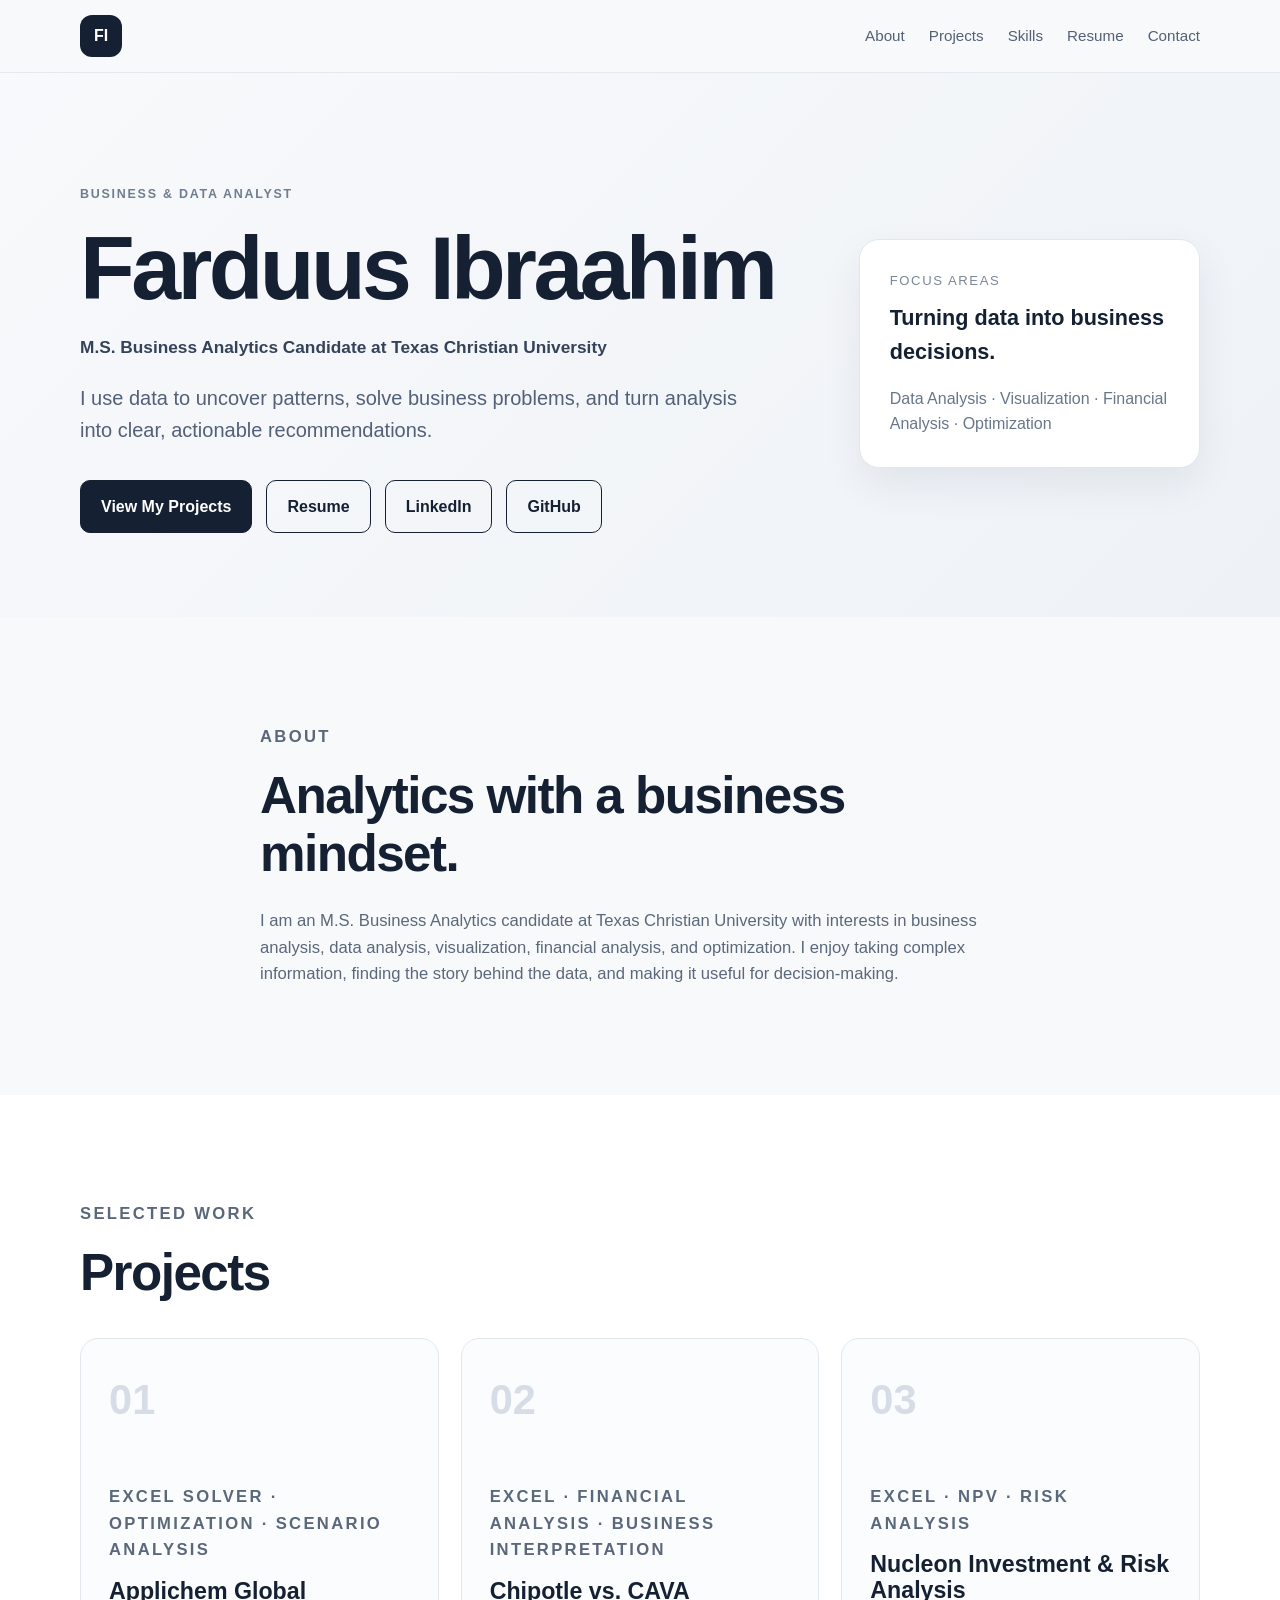
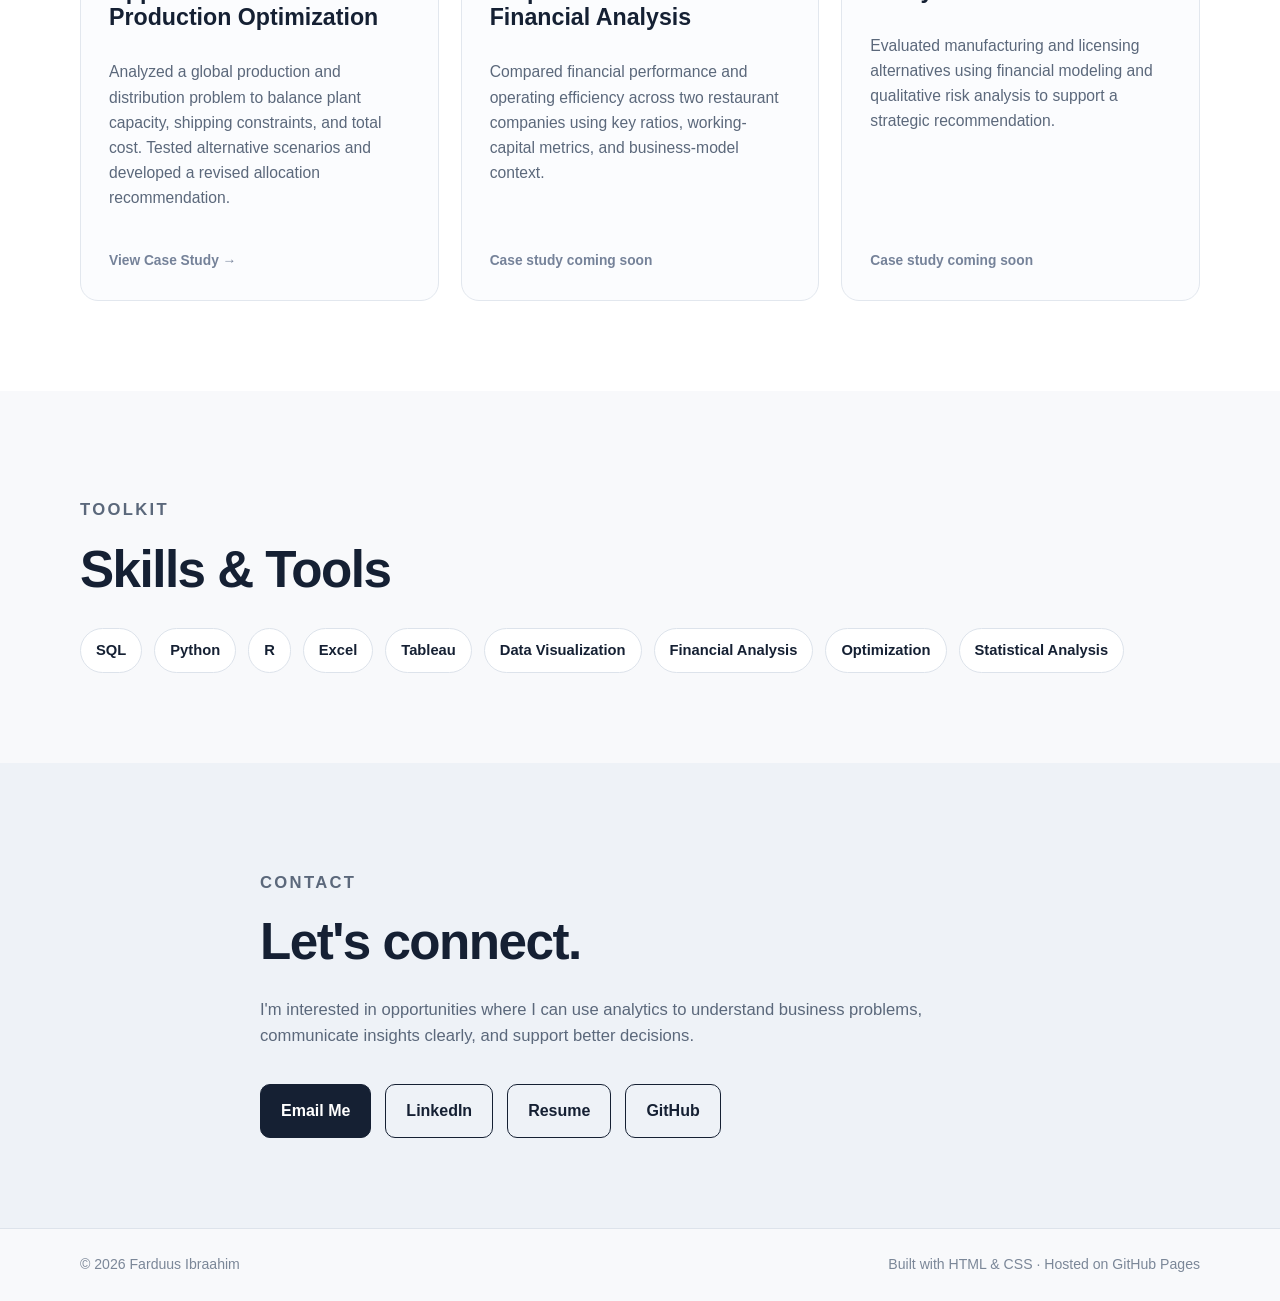
<file: index.html>
<!DOCTYPE html>
<html lang="en">
<head>
  <meta charset="UTF-8">
  <meta name="viewport" content="width=device-width, initial-scale=1.0">
  <meta name="description" content="Farduus Ibraahim's business and data analytics portfolio.">
  <title>Farduus Ibraahim | Business & Data Analyst</title>
  <link rel="stylesheet" href="styles.css">
</head>
<body>
  <header class="site-header">
    <div class="container nav-wrap">
      <a class="brand" href="#top">FI</a>
      <nav aria-label="Primary navigation">
        <a href="#about">About</a>
        <a href="#projects">Projects</a>
        <a href="#skills">Skills</a>
        <a href="resume.html">Resume</a>
        <a href="#contact">Contact</a>
      </nav>
    </div>
  </header>

  <main id="top">
    <section class="hero">
      <div class="container hero-grid">
        <div>
          <p class="eyebrow">Business & Data Analyst</p>
          <h1>Farduus Ibraahim</h1>
          <p class="hero-role">M.S. Business Analytics Candidate at Texas Christian University</p>
          <p class="hero-copy">I use data to uncover patterns, solve business problems, and turn analysis into clear, actionable recommendations.</p>
          <div class="hero-actions">
            <a class="button primary" href="#projects">View My Projects</a>
            <a class="button secondary" href="resume.html">Resume</a>
            <a class="button secondary" href="https://www.linkedin.com/in/farduusibraahim" target="_blank" rel="noopener">LinkedIn</a>
            <a class="button secondary" href="https://github.com/Farduus-Ibraahim" target="_blank" rel="noopener">GitHub</a>
          </div>
        </div>
        <div class="hero-card" aria-label="Professional focus">
          <span>Focus Areas</span>
          <strong>Turning data into business decisions.</strong>
          <p>Data Analysis · Visualization · Financial Analysis · Optimization</p>
        </div>
      </div>
    </section>

    <section id="about" class="section">
      <div class="container narrow">
        <p class="section-kicker">About</p>
        <h2>Analytics with a business mindset.</h2>
        <p>I am an M.S. Business Analytics candidate at Texas Christian University with interests in business analysis, data analysis, visualization, financial analysis, and optimization. I enjoy taking complex information, finding the story behind the data, and making it useful for decision-making.</p>
      </div>
    </section>

    <section id="projects" class="section alt">
      <div class="container">
        <p class="section-kicker">Selected Work</p>
        <h2>Projects</h2>
        <div class="project-grid">
          <a href="projects/applichem.html" class="project-card project-link">
            <div class="project-number">01</div>
            <p class="project-tools">Excel Solver · Optimization · Scenario Analysis</p>
            <h3>Applichem Global Production Optimization</h3>
            <p>Analyzed a global production and distribution problem to balance plant capacity, shipping constraints, and total cost. Tested alternative scenarios and developed a revised allocation recommendation.</p>
            <span class="status">View Case Study →</span>
          </a>

          <article class="project-card">
            <div class="project-number">02</div>
            <p class="project-tools">Excel · Financial Analysis · Business Interpretation</p>
            <h3>Chipotle vs. CAVA Financial Analysis</h3>
            <p>Compared financial performance and operating efficiency across two restaurant companies using key ratios, working-capital metrics, and business-model context.</p>
            <span class="status">Case study coming soon</span>
          </article>

          <article class="project-card">
            <div class="project-number">03</div>
            <p class="project-tools">Excel · NPV · Risk Analysis</p>
            <h3>Nucleon Investment & Risk Analysis</h3>
            <p>Evaluated manufacturing and licensing alternatives using financial modeling and qualitative risk analysis to support a strategic recommendation.</p>
            <span class="status">Case study coming soon</span>
          </article>
        </div>
      </div>
    </section>

    <section id="skills" class="section">
      <div class="container">
        <p class="section-kicker">Toolkit</p>
        <h2>Skills & Tools</h2>
        <div class="skill-list" aria-label="Skills">
          <span>SQL</span>
          <span>Python</span>
          <span>R</span>
          <span>Excel</span>
          <span>Tableau</span>
          <span>Data Visualization</span>
          <span>Financial Analysis</span>
          <span>Optimization</span>
          <span>Statistical Analysis</span>
        </div>
      </div>
    </section>

    <section id="contact" class="section contact-section">
      <div class="container narrow">
        <p class="section-kicker">Contact</p>
        <h2>Let's connect.</h2>
        <p>I'm interested in opportunities where I can use analytics to understand business problems, communicate insights clearly, and support better decisions.</p>
        <div class="hero-actions">
          <a class="button primary" href="mailto:ferdous.yousef@gmail.com">Email Me</a>
          <a class="button secondary" href="https://www.linkedin.com/in/farduusibraahim" target="_blank" rel="noopener">LinkedIn</a>
          <a class="button secondary" href="resume.html">Resume</a>
          <a class="button secondary" href="https://github.com/Farduus-Ibraahim" target="_blank" rel="noopener">GitHub</a>
        </div>
      </div>
    </section>
  </main>

  <footer>
    <div class="container footer-wrap">
      <span>© 2026 Farduus Ibraahim</span>
      <span>Built with HTML & CSS · Hosted on GitHub Pages</span>
    </div>
  </footer>
</body>
</html>
</file>
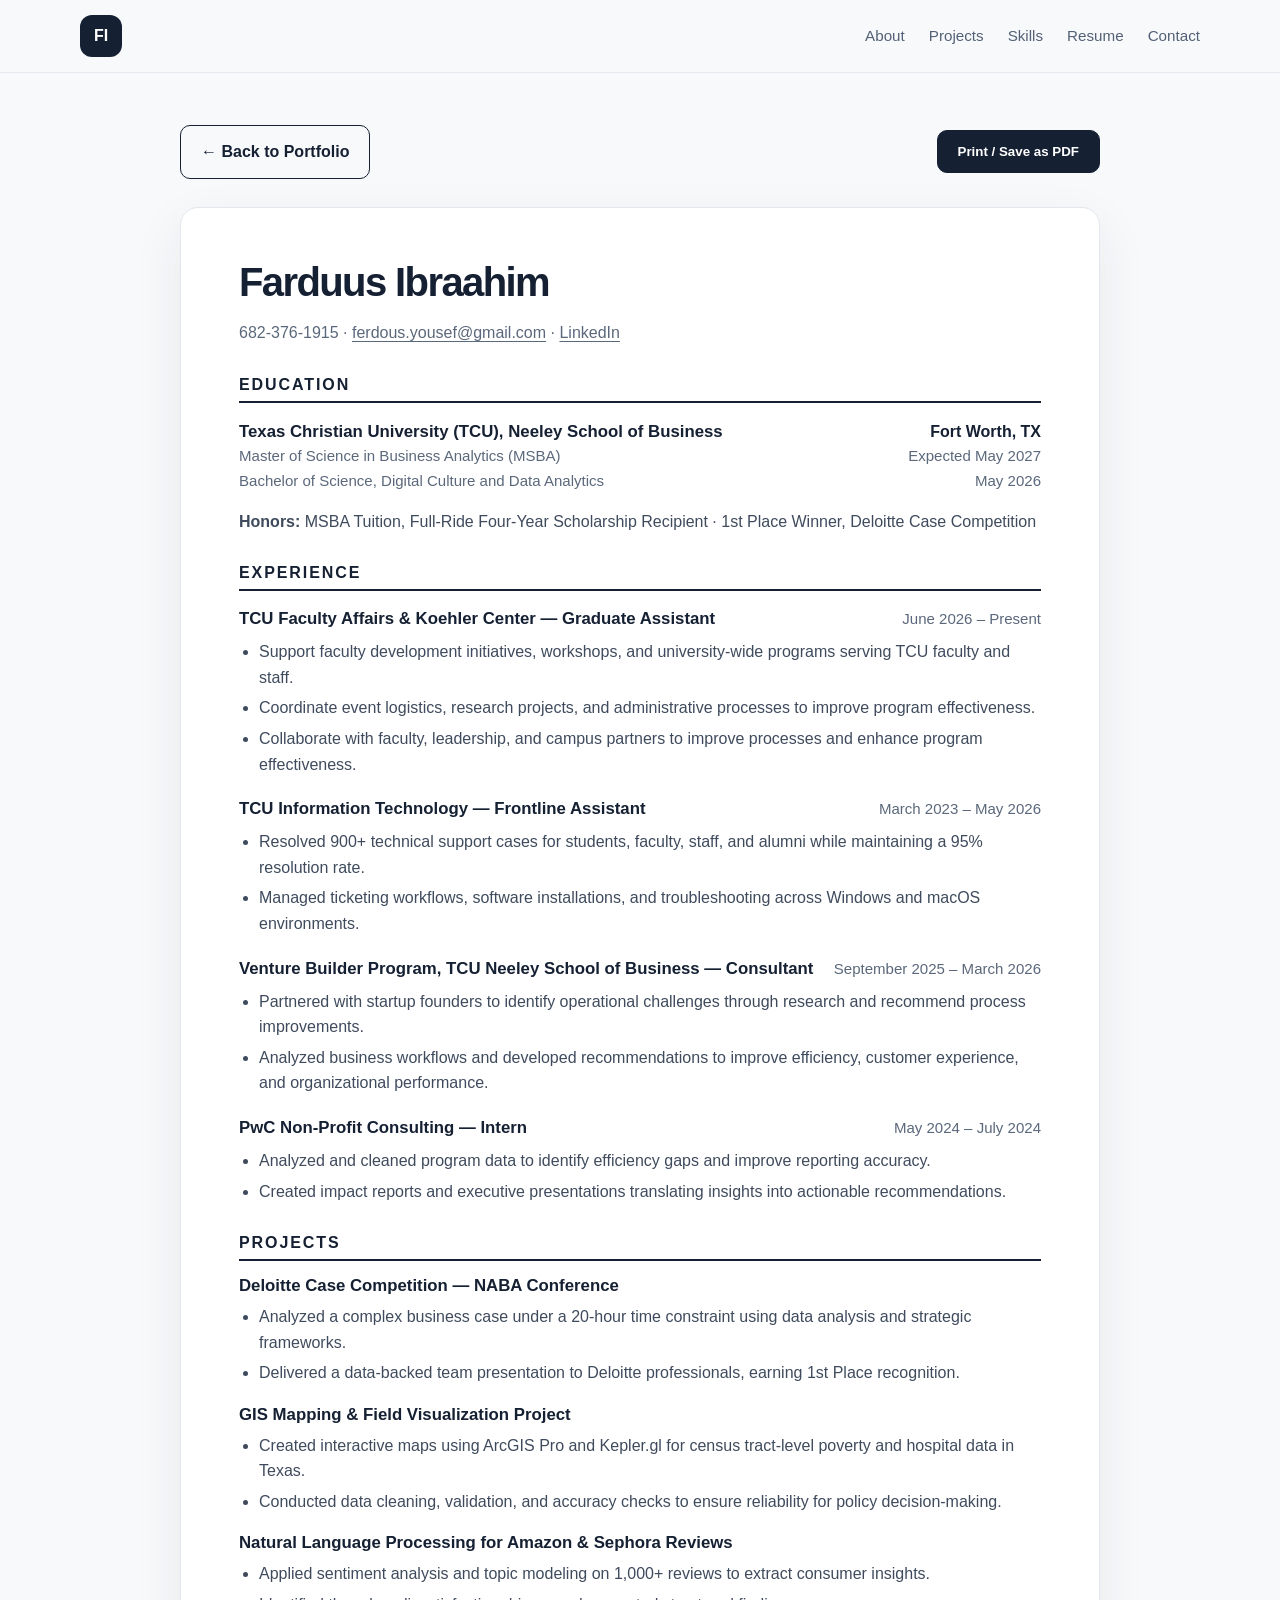
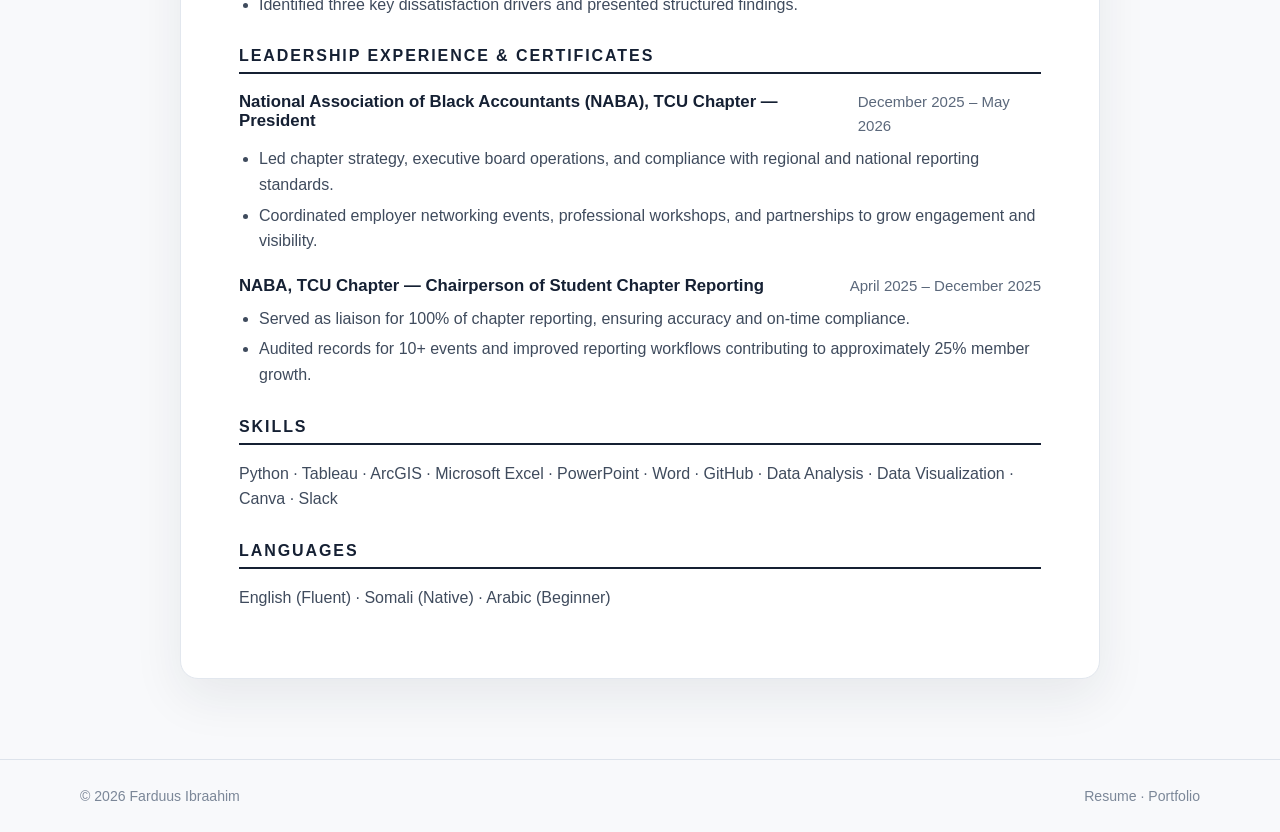
<file: resume.html>
<!DOCTYPE html>
<html lang="en">
<head>
  <meta charset="UTF-8">
  <meta name="viewport" content="width=device-width, initial-scale=1.0">
  <meta name="description" content="Resume of Farduus Ibraahim, M.S. Business Analytics candidate at Texas Christian University.">
  <title>Resume | Farduus Ibraahim</title>
  <link rel="stylesheet" href="styles.css">
  <style>
    .resume-shell { width: min(920px, 92%); margin: 52px auto 80px; }
    .resume-toolbar { display: flex; justify-content: space-between; align-items: center; gap: 16px; margin-bottom: 28px; flex-wrap: wrap; }
    .resume-paper { background: #fff; border: 1px solid #e2e7ee; border-radius: 18px; padding: 52px 58px; box-shadow: 0 18px 50px rgba(21,32,51,.08); }
    .resume-name { font-size: 2.5rem; margin-bottom: 8px; }
    .resume-contact { color: #5b687b; margin-bottom: 30px; }
    .resume-contact a { text-decoration: underline; text-underline-offset: 3px; }
    .resume-section { margin-top: 30px; }
    .resume-section h2 { font-size: 1rem; text-transform: uppercase; letter-spacing: .12em; border-bottom: 2px solid #152033; padding-bottom: 7px; margin-bottom: 16px; }
    .resume-entry { margin-bottom: 20px; }
    .resume-entry-head { display: flex; justify-content: space-between; gap: 20px; align-items: baseline; }
    .resume-entry h3 { font-size: 1.05rem; margin-bottom: 2px; }
    .resume-entry .meta { color: #5b687b; font-size: .94rem; }
    .resume-entry ul { margin: 8px 0 0 20px; padding: 0; }
    .resume-entry li { margin: 5px 0; color: #3f4b5d; }
    .resume-inline { color: #3f4b5d; }
    @media (max-width: 650px) {
      .resume-paper { padding: 32px 24px; }
      .resume-entry-head { display: block; }
    }
    @media print {
      .site-header, .resume-toolbar, footer { display: none !important; }
      body { background: #fff; }
      .resume-shell { width: 100%; margin: 0; }
      .resume-paper { border: 0; box-shadow: none; border-radius: 0; padding: 0; }
    }
  </style>
</head>
<body>
  <header class="site-header">
    <div class="container nav-wrap">
      <a class="brand" href="index.html">FI</a>
      <nav aria-label="Primary navigation">
        <a href="index.html#about">About</a>
        <a href="index.html#projects">Projects</a>
        <a href="index.html#skills">Skills</a>
        <a href="resume.html">Resume</a>
        <a href="index.html#contact">Contact</a>
      </nav>
    </div>
  </header>

  <main class="resume-shell">
    <div class="resume-toolbar">
      <a class="button secondary" href="index.html">← Back to Portfolio</a>
      <button class="button primary" type="button" onclick="window.print()">Print / Save as PDF</button>
    </div>

    <article class="resume-paper">
      <h1 class="resume-name">Farduus Ibraahim</h1>
      <p class="resume-contact">682-376-1915 · <a href="mailto:ferdous.yousef@gmail.com">ferdous.yousef@gmail.com</a> · <a href="https://www.linkedin.com/in/farduusibraahim" target="_blank" rel="noopener">LinkedIn</a></p>

      <section class="resume-section">
        <h2>Education</h2>
        <div class="resume-entry">
          <div class="resume-entry-head"><h3>Texas Christian University (TCU), Neeley School of Business</h3><strong>Fort Worth, TX</strong></div>
          <div class="resume-entry-head"><span class="meta">Master of Science in Business Analytics (MSBA)</span><span class="meta">Expected May 2027</span></div>
          <div class="resume-entry-head"><span class="meta">Bachelor of Science, Digital Culture and Data Analytics</span><span class="meta">May 2026</span></div>
          <p class="resume-inline"><strong>Honors:</strong> MSBA Tuition, Full-Ride Four-Year Scholarship Recipient · 1st Place Winner, Deloitte Case Competition</p>
        </div>
      </section>

      <section class="resume-section">
        <h2>Experience</h2>
        <div class="resume-entry">
          <div class="resume-entry-head"><h3>TCU Faculty Affairs &amp; Koehler Center — Graduate Assistant</h3><span class="meta">June 2026 – Present</span></div>
          <ul><li>Support faculty development initiatives, workshops, and university-wide programs serving TCU faculty and staff.</li><li>Coordinate event logistics, research projects, and administrative processes to improve program effectiveness.</li><li>Collaborate with faculty, leadership, and campus partners to improve processes and enhance program effectiveness.</li></ul>
        </div>
        <div class="resume-entry">
          <div class="resume-entry-head"><h3>TCU Information Technology — Frontline Assistant</h3><span class="meta">March 2023 – May 2026</span></div>
          <ul><li>Resolved 900+ technical support cases for students, faculty, staff, and alumni while maintaining a 95% resolution rate.</li><li>Managed ticketing workflows, software installations, and troubleshooting across Windows and macOS environments.</li></ul>
        </div>
        <div class="resume-entry">
          <div class="resume-entry-head"><h3>Venture Builder Program, TCU Neeley School of Business — Consultant</h3><span class="meta">September 2025 – March 2026</span></div>
          <ul><li>Partnered with startup founders to identify operational challenges through research and recommend process improvements.</li><li>Analyzed business workflows and developed recommendations to improve efficiency, customer experience, and organizational performance.</li></ul>
        </div>
        <div class="resume-entry">
          <div class="resume-entry-head"><h3>PwC Non-Profit Consulting — Intern</h3><span class="meta">May 2024 – July 2024</span></div>
          <ul><li>Analyzed and cleaned program data to identify efficiency gaps and improve reporting accuracy.</li><li>Created impact reports and executive presentations translating insights into actionable recommendations.</li></ul>
        </div>
      </section>

      <section class="resume-section">
        <h2>Projects</h2>
        <div class="resume-entry"><h3>Deloitte Case Competition — NABA Conference</h3><ul><li>Analyzed a complex business case under a 20-hour time constraint using data analysis and strategic frameworks.</li><li>Delivered a data-backed team presentation to Deloitte professionals, earning 1st Place recognition.</li></ul></div>
        <div class="resume-entry"><h3>GIS Mapping &amp; Field Visualization Project</h3><ul><li>Created interactive maps using ArcGIS Pro and Kepler.gl for census tract-level poverty and hospital data in Texas.</li><li>Conducted data cleaning, validation, and accuracy checks to ensure reliability for policy decision-making.</li></ul></div>
        <div class="resume-entry"><h3>Natural Language Processing for Amazon &amp; Sephora Reviews</h3><ul><li>Applied sentiment analysis and topic modeling on 1,000+ reviews to extract consumer insights.</li><li>Identified three key dissatisfaction drivers and presented structured findings.</li></ul></div>
      </section>

      <section class="resume-section">
        <h2>Leadership Experience &amp; Certificates</h2>
        <div class="resume-entry"><div class="resume-entry-head"><h3>National Association of Black Accountants (NABA), TCU Chapter — President</h3><span class="meta">December 2025 – May 2026</span></div><ul><li>Led chapter strategy, executive board operations, and compliance with regional and national reporting standards.</li><li>Coordinated employer networking events, professional workshops, and partnerships to grow engagement and visibility.</li></ul></div>
        <div class="resume-entry"><div class="resume-entry-head"><h3>NABA, TCU Chapter — Chairperson of Student Chapter Reporting</h3><span class="meta">April 2025 – December 2025</span></div><ul><li>Served as liaison for 100% of chapter reporting, ensuring accuracy and on-time compliance.</li><li>Audited records for 10+ events and improved reporting workflows contributing to approximately 25% member growth.</li></ul></div>
      </section>

      <section class="resume-section">
        <h2>Skills</h2>
        <p class="resume-inline">Python · Tableau · ArcGIS · Microsoft Excel · PowerPoint · Word · GitHub · Data Analysis · Data Visualization · Canva · Slack</p>
      </section>

      <section class="resume-section">
        <h2>Languages</h2>
        <p class="resume-inline">English (Fluent) · Somali (Native) · Arabic (Beginner)</p>
      </section>
    </article>
  </main>

  <footer><div class="container footer-wrap"><span>© 2026 Farduus Ibraahim</span><span>Resume · Portfolio</span></div></footer>
</body>
</html>
</file>
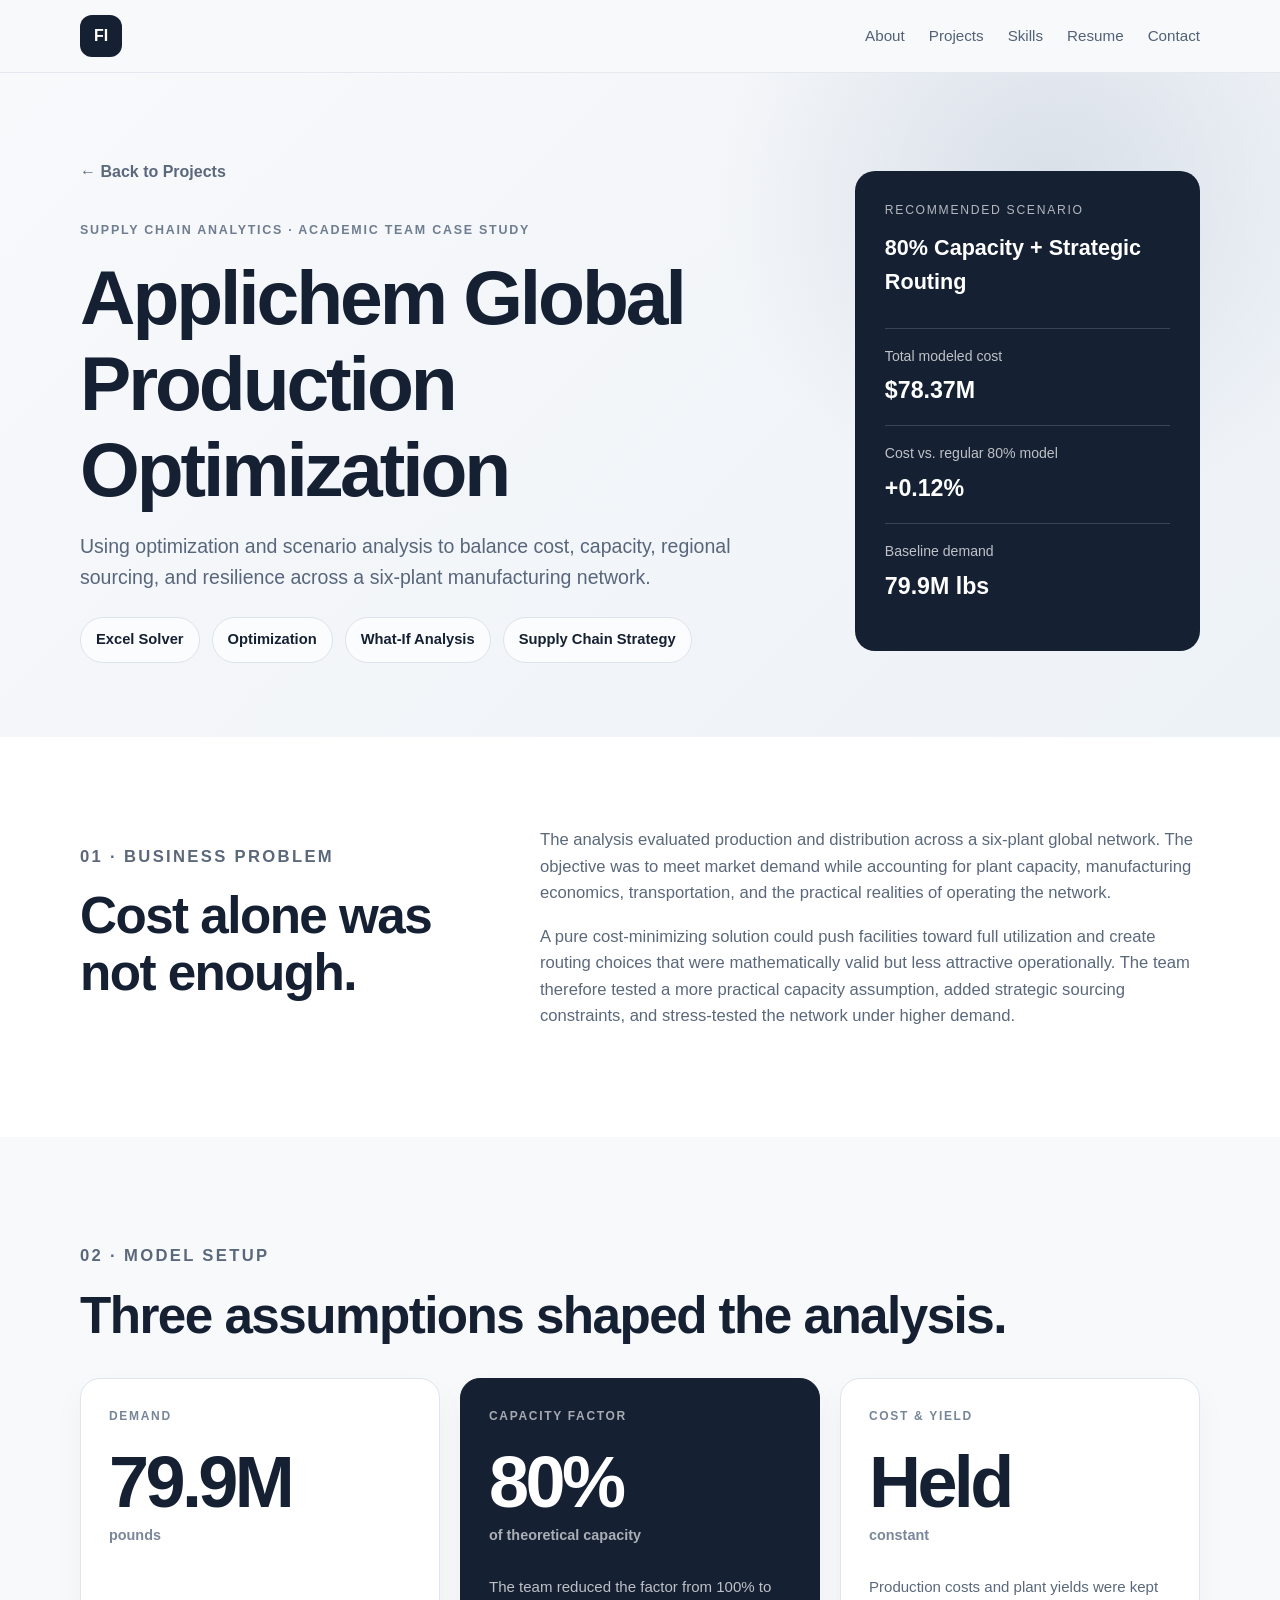
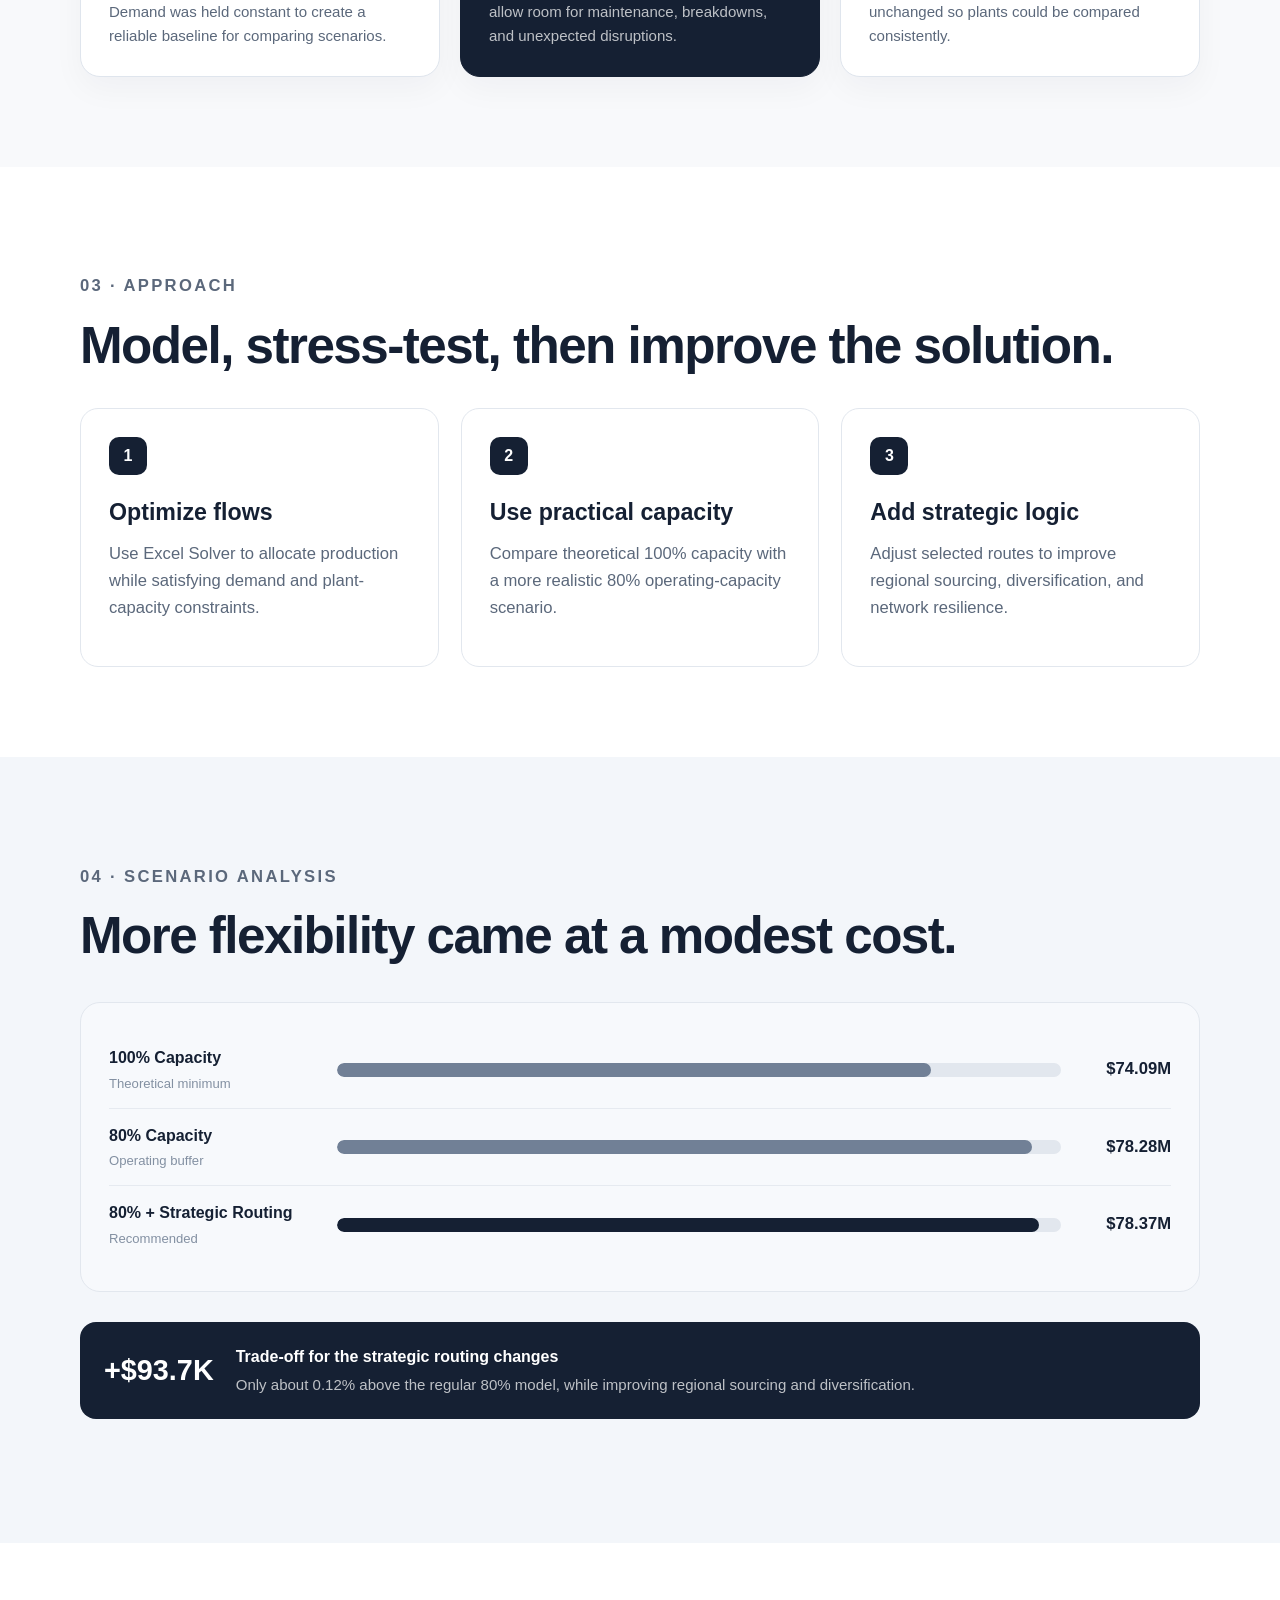
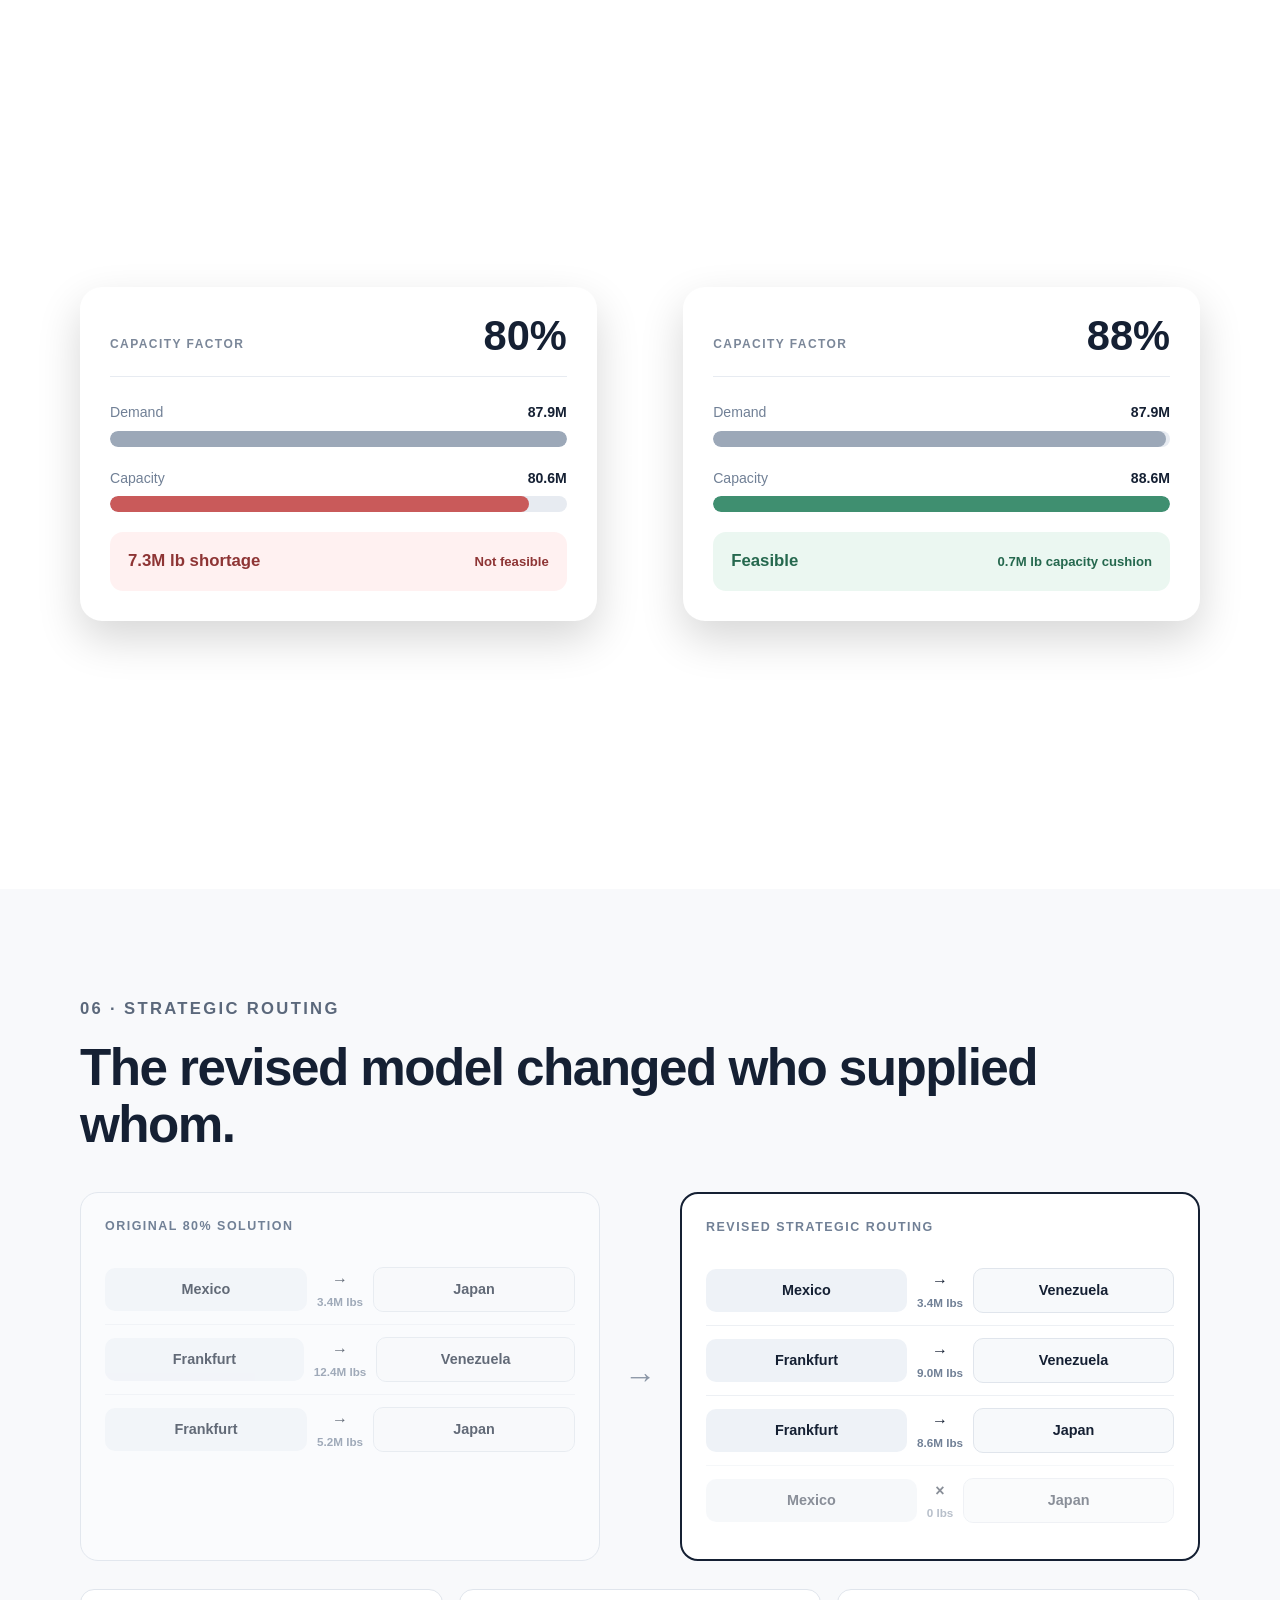
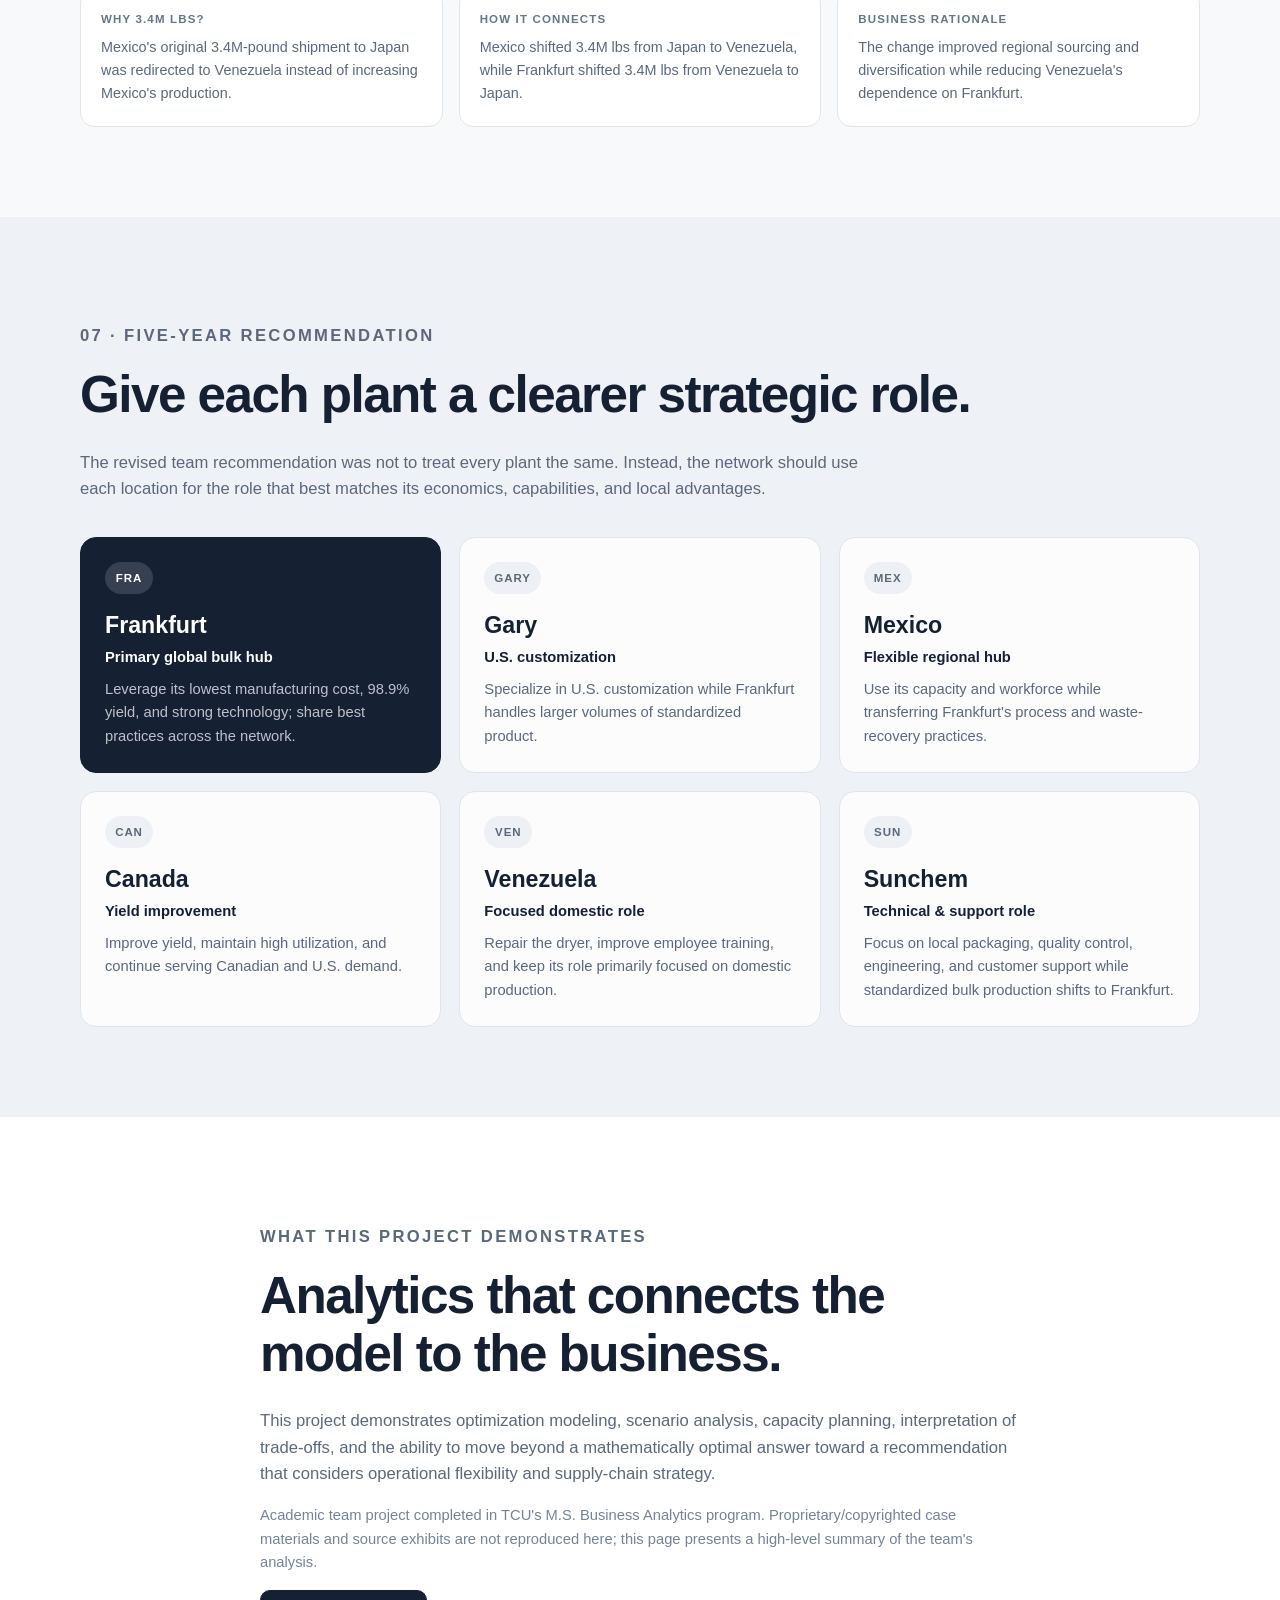
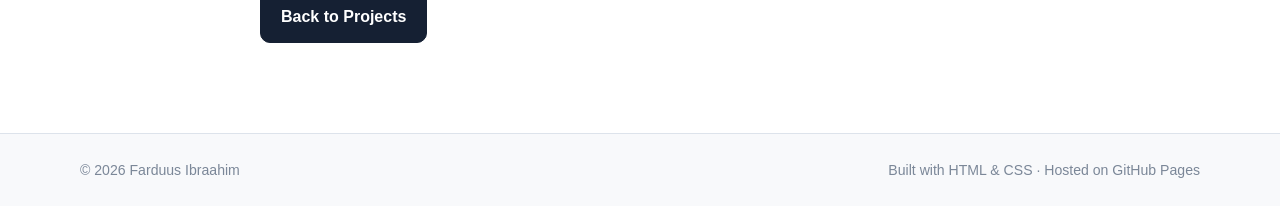
<file: projects/applichem.html>
<!DOCTYPE html>
<html lang="en">
<head>
  <meta charset="UTF-8">
  <meta name="viewport" content="width=device-width, initial-scale=1.0">
  <meta name="description" content="Applichem global production optimization case study by Farduus Ibraahim.">
  <title>Applichem Optimization | Farduus Ibraahim</title>
  <link rel="stylesheet" href="../styles.css">
  <link rel="stylesheet" href="applichem.css">
</head>
<body>
  <header class="site-header">
    <div class="container nav-wrap">
      <a class="brand" href="../index.html">FI</a>
      <nav aria-label="Primary navigation">
        <a href="../index.html#about">About</a>
        <a href="../index.html#projects">Projects</a>
        <a href="../index.html#skills">Skills</a>
        <a href="../resume.html">Resume</a>
        <a href="../index.html#contact">Contact</a>
      </nav>
    </div>
  </header>

  <main>
    <section class="case-hero applichem-hero">
      <div class="container case-hero-grid">
        <div>
          <a class="back-link" href="../index.html#projects">← Back to Projects</a>
          <p class="eyebrow">Supply Chain Analytics · Academic Team Case Study</p>
          <h1>Applichem Global Production Optimization</h1>
          <p class="case-lede">Using optimization and scenario analysis to balance cost, capacity, regional sourcing, and resilience across a six-plant manufacturing network.</p>
          <div class="skill-list compact">
            <span>Excel Solver</span>
            <span>Optimization</span>
            <span>What-If Analysis</span>
            <span>Supply Chain Strategy</span>
          </div>
        </div>
        <aside class="case-summary">
          <span class="summary-label">Recommended scenario</span>
          <strong>80% Capacity + Strategic Routing</strong>
          <div class="summary-metric">
            <span>Total modeled cost</span>
            <b>$78.37M</b>
          </div>
          <div class="summary-metric">
            <span>Cost vs. regular 80% model</span>
            <b>+0.12%</b>
          </div>
          <div class="summary-metric">
            <span>Baseline demand</span>
            <b>79.9M lbs</b>
          </div>
        </aside>
      </div>
    </section>

    <section class="section alt">
      <div class="container case-content">
        <div class="case-section-heading">
          <p class="section-kicker">01 · Business Problem</p>
          <h2>Cost alone was not enough.</h2>
        </div>
        <div class="case-copy">
          <p>The analysis evaluated production and distribution across a six-plant global network. The objective was to meet market demand while accounting for plant capacity, manufacturing economics, transportation, and the practical realities of operating the network.</p>
          <p>A pure cost-minimizing solution could push facilities toward full utilization and create routing choices that were mathematically valid but less attractive operationally. The team therefore tested a more practical capacity assumption, added strategic sourcing constraints, and stress-tested the network under higher demand.</p>
        </div>
      </div>
    </section>

    <section class="section model-setup-section">
      <div class="container">
        <p class="section-kicker">02 · Model Setup</p>
        <h2>Three assumptions shaped the analysis.</h2>
        <div class="metric-card-grid">
          <article class="metric-card">
            <span class="metric-top">Demand</span>
            <strong>79.9M</strong>
            <span class="metric-unit">pounds</span>
            <p>Demand was held constant to create a reliable baseline for comparing scenarios.</p>
          </article>
          <article class="metric-card accent-card">
            <span class="metric-top">Capacity factor</span>
            <strong>80%</strong>
            <span class="metric-unit">of theoretical capacity</span>
            <p>The team reduced the factor from 100% to allow room for maintenance, breakdowns, and unexpected disruptions.</p>
          </article>
          <article class="metric-card">
            <span class="metric-top">Cost & yield</span>
            <strong>Held</strong>
            <span class="metric-unit">constant</span>
            <p>Production costs and plant yields were kept unchanged so plants could be compared consistently.</p>
          </article>
        </div>
      </div>
    </section>

    <section class="section alt">
      <div class="container">
        <p class="section-kicker">03 · Approach</p>
        <h2>Model, stress-test, then improve the solution.</h2>
        <div class="approach-grid">
          <article class="approach-card">
            <span>1</span>
            <h3>Optimize flows</h3>
            <p>Use Excel Solver to allocate production while satisfying demand and plant-capacity constraints.</p>
          </article>
          <article class="approach-card">
            <span>2</span>
            <h3>Use practical capacity</h3>
            <p>Compare theoretical 100% capacity with a more realistic 80% operating-capacity scenario.</p>
          </article>
          <article class="approach-card">
            <span>3</span>
            <h3>Add strategic logic</h3>
            <p>Adjust selected routes to improve regional sourcing, diversification, and network resilience.</p>
          </article>
        </div>
      </div>
    </section>

    <section class="section scenario-section">
      <div class="container">
        <p class="section-kicker">04 · Scenario Analysis</p>
        <h2>More flexibility came at a modest cost.</h2>

        <div class="cost-visual" aria-label="Cost comparison across three modeled scenarios">
          <div class="cost-row">
            <div class="cost-label"><strong>100% Capacity</strong><span>Theoretical minimum</span></div>
            <div class="cost-track"><div class="cost-bar bar-100"></div></div>
            <div class="cost-value">$74.09M</div>
          </div>
          <div class="cost-row">
            <div class="cost-label"><strong>80% Capacity</strong><span>Operating buffer</span></div>
            <div class="cost-track"><div class="cost-bar bar-80"></div></div>
            <div class="cost-value">$78.28M</div>
          </div>
          <div class="cost-row recommended-row">
            <div class="cost-label"><strong>80% + Strategic Routing</strong><span>Recommended</span></div>
            <div class="cost-track"><div class="cost-bar bar-route"></div></div>
            <div class="cost-value">$78.37M</div>
          </div>
        </div>

        <div class="insight-strip">
          <div class="insight-number">+$93.7K</div>
          <div>
            <strong>Trade-off for the strategic routing changes</strong>
            <p>Only about 0.12% above the regular 80% model, while improving regional sourcing and diversification.</p>
          </div>
        </div>
      </div>
    </section>

    <section class="section alt whatif-section">
      <div class="container">
        <p class="section-kicker">05 · What-If Analysis</p>
        <h2>What happens if demand rises 10%?</h2>
        <p class="section-intro">The revised submission stress-tested the network by increasing demand to 87.9 million pounds. At an 80% capacity factor, the network no longer had enough effective capacity. Raising the capacity factor to 88% restored feasibility without adding a new plant.</p>

        <div class="stress-test-grid">
          <article class="stress-card shortage-card">
            <div class="stress-head">
              <span>Capacity factor</span>
              <strong>80%</strong>
            </div>
            <div class="capacity-comparison">
              <div class="capacity-line">
                <div class="capacity-label"><span>Demand</span><b>87.9M</b></div>
                <div class="capacity-track"><div class="capacity-fill demand-fill" style="width:100%"></div></div>
              </div>
              <div class="capacity-line">
                <div class="capacity-label"><span>Capacity</span><b>80.6M</b></div>
                <div class="capacity-track"><div class="capacity-fill capacity-fill-low" style="width:91.7%"></div></div>
              </div>
            </div>
            <div class="stress-result bad-result">
              <strong>7.3M lb shortage</strong>
              <span>Not feasible</span>
            </div>
          </article>

          <div class="stress-arrow" aria-hidden="true">→</div>

          <article class="stress-card feasible-card">
            <div class="stress-head">
              <span>Capacity factor</span>
              <strong>88%</strong>
            </div>
            <div class="capacity-comparison">
              <div class="capacity-line">
                <div class="capacity-label"><span>Demand</span><b>87.9M</b></div>
                <div class="capacity-track"><div class="capacity-fill demand-fill" style="width:99.2%"></div></div>
              </div>
              <div class="capacity-line">
                <div class="capacity-label"><span>Capacity</span><b>88.6M</b></div>
                <div class="capacity-track"><div class="capacity-fill capacity-fill-good" style="width:100%"></div></div>
              </div>
            </div>
            <div class="stress-result good-result">
              <strong>Feasible</strong>
              <span>0.7M lb capacity cushion</span>
            </div>
          </article>
        </div>

        <div class="takeaway-box">
          <span class="takeaway-label">Key takeaway</span>
          <strong>Higher demand requires more effective capacity and flexibility.</strong>
          <p>The team concluded that moving from an 80% to an 88% capacity factor could absorb a 10% increase in demand while maintaining the existing plant network.</p>
        </div>
      </div>
    </section>

    <section class="section routing-section">
      <div class="container">
        <p class="section-kicker">06 · Strategic Routing</p>
        <h2>The revised model changed who supplied whom.</h2>

        <div class="routing-visual">
          <div class="routing-column">
            <span class="routing-title">Original 80% solution</span>
            <div class="route-flow muted-flow">
              <div class="route-node source-node">Mexico</div>
              <div class="route-arrow">→ <span>3.4M lbs</span></div>
              <div class="route-node market-node">Japan</div>
            </div>
            <div class="route-flow muted-flow">
              <div class="route-node source-node">Frankfurt</div>
              <div class="route-arrow">→ <span>12.4M lbs</span></div>
              <div class="route-node market-node">Venezuela</div>
            </div>
            <div class="route-flow muted-flow">
              <div class="route-node source-node">Frankfurt</div>
              <div class="route-arrow">→ <span>5.2M lbs</span></div>
              <div class="route-node market-node">Japan</div>
            </div>
          </div>

          <div class="routing-change">→</div>

          <div class="routing-column revised-routing">
            <span class="routing-title">Revised strategic routing</span>
            <div class="route-flow">
              <div class="route-node source-node">Mexico</div>
              <div class="route-arrow">→ <span>3.4M lbs</span></div>
              <div class="route-node market-node">Venezuela</div>
            </div>
            <div class="route-flow">
              <div class="route-node source-node">Frankfurt</div>
              <div class="route-arrow">→ <span>9.0M lbs</span></div>
              <div class="route-node market-node">Venezuela</div>
            </div>
            <div class="route-flow">
              <div class="route-node source-node">Frankfurt</div>
              <div class="route-arrow">→ <span>8.6M lbs</span></div>
              <div class="route-node market-node">Japan</div>
            </div>
            <div class="route-flow zero-flow">
              <div class="route-node source-node">Mexico</div>
              <div class="route-arrow">× <span>0 lbs</span></div>
              <div class="route-node market-node">Japan</div>
            </div>
          </div>
        </div>

        <div class="routing-explainer-grid">
          <article>
            <span>Why 3.4M lbs?</span>
            <p>Mexico's original 3.4M-pound shipment to Japan was redirected to Venezuela instead of increasing Mexico's production.</p>
          </article>
          <article>
            <span>How it connects</span>
            <p>Mexico shifted 3.4M lbs from Japan to Venezuela, while Frankfurt shifted 3.4M lbs from Venezuela to Japan.</p>
          </article>
          <article>
            <span>Business rationale</span>
            <p>The change improved regional sourcing and diversification while reducing Venezuela's dependence on Frankfurt.</p>
          </article>
        </div>
      </div>
    </section>

    <section class="section recommendation-section">
      <div class="container">
        <p class="section-kicker">07 · Five-Year Recommendation</p>
        <h2>Give each plant a clearer strategic role.</h2>
        <div class="recommendation-lede">
          <p>The revised team recommendation was not to treat every plant the same. Instead, the network should use each location for the role that best matches its economics, capabilities, and local advantages.</p>
        </div>

        <div class="plant-strategy-grid">
          <article class="plant-strategy-card primary-hub">
            <span class="plant-code">FRA</span>
            <h3>Frankfurt</h3>
            <strong>Primary global bulk hub</strong>
            <p>Leverage its lowest manufacturing cost, 98.9% yield, and strong technology; share best practices across the network.</p>
          </article>
          <article class="plant-strategy-card">
            <span class="plant-code">GARY</span>
            <h3>Gary</h3>
            <strong>U.S. customization</strong>
            <p>Specialize in U.S. customization while Frankfurt handles larger volumes of standardized product.</p>
          </article>
          <article class="plant-strategy-card">
            <span class="plant-code">MEX</span>
            <h3>Mexico</h3>
            <strong>Flexible regional hub</strong>
            <p>Use its capacity and workforce while transferring Frankfurt's process and waste-recovery practices.</p>
          </article>
          <article class="plant-strategy-card">
            <span class="plant-code">CAN</span>
            <h3>Canada</h3>
            <strong>Yield improvement</strong>
            <p>Improve yield, maintain high utilization, and continue serving Canadian and U.S. demand.</p>
          </article>
          <article class="plant-strategy-card">
            <span class="plant-code">VEN</span>
            <h3>Venezuela</h3>
            <strong>Focused domestic role</strong>
            <p>Repair the dryer, improve employee training, and keep its role primarily focused on domestic production.</p>
          </article>
          <article class="plant-strategy-card">
            <span class="plant-code">SUN</span>
            <h3>Sunchem</h3>
            <strong>Technical & support role</strong>
            <p>Focus on local packaging, quality control, engineering, and customer support while standardized bulk production shifts to Frankfurt.</p>
          </article>
        </div>
      </div>
    </section>

    <section class="section final-takeaway-section">
      <div class="container narrow">
        <p class="section-kicker">What This Project Demonstrates</p>
        <h2>Analytics that connects the model to the business.</h2>
        <p>This project demonstrates optimization modeling, scenario analysis, capacity planning, interpretation of trade-offs, and the ability to move beyond a mathematically optimal answer toward a recommendation that considers operational flexibility and supply-chain strategy.</p>
        <p class="disclosure">Academic team project completed in TCU's M.S. Business Analytics program. Proprietary/copyrighted case materials and source exhibits are not reproduced here; this page presents a high-level summary of the team's analysis.</p>
        <a class="button primary" href="../index.html#projects">Back to Projects</a>
      </div>
    </section>
  </main>

  <footer>
    <div class="container footer-wrap">
      <span>© 2026 Farduus Ibraahim</span>
      <span>Built with HTML & CSS · Hosted on GitHub Pages</span>
    </div>
  </footer>
</body>
</html>
</file>
<file: styles.css>
* { box-sizing: border-box; }
html { scroll-behavior: smooth; }
body {
  margin: 0;
  font-family: Arial, Helvetica, sans-serif;
  color: #152033;
  background: #f8f9fb;
  line-height: 1.6;
}
a { color: inherit; text-decoration: none; }
.container { width: min(1120px, 90%); margin: 0 auto; }
.narrow { width: min(760px, 90%); }
.site-header {
  position: sticky;
  top: 0;
  z-index: 10;
  background: rgba(248,249,251,.94);
  border-bottom: 1px solid #e4e8ef;
  backdrop-filter: blur(12px);
}
.nav-wrap, .footer-wrap {
  display: flex;
  align-items: center;
  justify-content: space-between;
  gap: 24px;
  min-height: 72px;
}
.brand {
  display: grid;
  place-items: center;
  width: 42px;
  height: 42px;
  border-radius: 12px;
  background: #152033;
  color: white;
  font-weight: 700;
}
nav { display: flex; gap: 24px; flex-wrap: wrap; }
nav a { font-size: .95rem; color: #536176; }
nav a:hover { color: #152033; }
.hero {
  padding: 100px 0 84px;
  background: linear-gradient(135deg, #f8f9fb 0%, #eef2f7 100%);
}
.hero-grid {
  display: grid;
  grid-template-columns: 1.35fr .65fr;
  gap: 70px;
  align-items: center;
}
.eyebrow, .section-kicker, .project-tools {
  text-transform: uppercase;
  letter-spacing: .14em;
  font-size: .78rem;
  font-weight: 700;
  color: #6f7d91;
}
h1, h2, h3 { line-height: 1.12; margin-top: 0; }
h1 { font-size: clamp(3rem, 7vw, 5.6rem); margin-bottom: 16px; letter-spacing: -.04em; }
h2 { font-size: clamp(2rem, 4vw, 3.3rem); margin-bottom: 26px; letter-spacing: -.03em; }
h3 { font-size: 1.45rem; margin-bottom: 14px; }
.hero-role {
  margin: 0 0 18px;
  font-size: 1.08rem;
  font-weight: 700;
  color: #34435a;
}
.hero-copy { font-size: 1.25rem; max-width: 680px; color: #526078; }
.hero-actions { display: flex; gap: 14px; margin-top: 34px; flex-wrap: wrap; }
.button {
  display: inline-block;
  padding: 13px 20px;
  border-radius: 10px;
  font-weight: 700;
  border: 1px solid #152033;
}
.button.primary { background: #152033; color: white; }
.button.secondary { background: transparent; color: #152033; }
.hero-card {
  padding: 30px;
  border-radius: 20px;
  background: white;
  border: 1px solid #e2e7ee;
  box-shadow: 0 16px 40px rgba(21,32,51,.07);
}
.hero-card span { display: block; font-size: .82rem; text-transform: uppercase; letter-spacing: .12em; color: #7a8799; margin-bottom: 10px; }
.hero-card strong { display: block; font-size: 1.35rem; margin-bottom: 12px; }
.hero-card p { color: #68768a; margin-bottom: 0; }
.section { padding: 90px 0; }
.section.alt { background: white; }
.section p { color: #5b687b; font-size: 1.04rem; }
.project-grid { display: grid; grid-template-columns: repeat(3, 1fr); gap: 22px; margin-top: 36px; }
.project-card {
  position: relative;
  padding: 28px;
  min-height: 360px;
  border-radius: 18px;
  border: 1px solid #e2e7ee;
  background: #fbfcfe;
  display: flex;
  flex-direction: column;
}
.project-number { font-size: 2.6rem; font-weight: 700; color: #d7dde6; margin-bottom: 34px; }
.project-tools { margin-bottom: 14px; }
.project-card p:not(.project-tools) { font-size: .98rem; }
.status { margin-top: auto; padding-top: 24px; font-size: .86rem; font-weight: 700; color: #758299; }
.skill-list { display: flex; flex-wrap: wrap; gap: 12px; margin-top: 30px; }
.skill-list span {
  padding: 10px 15px;
  border-radius: 999px;
  background: white;
  border: 1px solid #dde3eb;
  font-weight: 700;
  font-size: .92rem;
}
.contact-section { background: #eef2f7; }
footer { border-top: 1px solid #dde3eb; background: #f8f9fb; }
.footer-wrap { color: #7b8798; font-size: .88rem; }

/* Case-study layouts */
.case-hero {
  padding: 86px 0 74px;
  background: linear-gradient(135deg, #f8f9fb 0%, #eef2f7 100%);
}
.case-hero-grid {
  display: grid;
  grid-template-columns: 1.35fr .65fr;
  gap: 58px;
  align-items: center;
}
.case-hero h1 { font-size: clamp(2.8rem, 6vw, 5rem); }
.back-link { display: inline-block; margin-bottom: 24px; color: #5b687b; font-weight: 700; }
.case-lede { max-width: 720px; font-size: 1.22rem; color: #58667b; }
.case-summary {
  background: #152033;
  color: white;
  padding: 30px;
  border-radius: 20px;
}
.case-summary .summary-label {
  display: block;
  font-size: .76rem;
  text-transform: uppercase;
  letter-spacing: .14em;
  opacity: .68;
  margin-bottom: 10px;
}
.case-summary > strong { display: block; font-size: 1.35rem; margin-bottom: 28px; }
.summary-metric { padding: 16px 0; border-top: 1px solid rgba(255,255,255,.16); }
.summary-metric span { display: block; opacity: .72; font-size: .88rem; }
.summary-metric b { display: block; margin-top: 5px; font-size: 1.45rem; }
.case-content { display: grid; grid-template-columns: .75fr 1.25fr; gap: 64px; align-items: start; }
.case-copy p:first-child { margin-top: 0; }
.approach-grid, .scenario-grid { display: grid; grid-template-columns: repeat(3, 1fr); gap: 22px; margin-top: 34px; }
.approach-card, .scenario-card {
  padding: 28px;
  border: 1px solid #e2e7ee;
  border-radius: 18px;
  background: white;
}
.approach-card > span {
  display: grid;
  place-items: center;
  width: 38px;
  height: 38px;
  border-radius: 10px;
  background: #152033;
  color: white;
  font-weight: 700;
  margin-bottom: 24px;
}
.scenario-card > strong { display: block; font-size: 2rem; margin: 10px 0 12px; }
.scenario-label { font-size: .76rem; text-transform: uppercase; letter-spacing: .12em; color: #738097; font-weight: 700; }
.scenario-card.featured { border: 2px solid #152033; }
.route-list { display: grid; gap: 12px; }
.route-item { display: flex; justify-content: space-between; gap: 22px; padding: 16px 18px; border-radius: 12px; background: #f3f6fa; border: 1px solid #e2e7ee; }
.case-note, .disclosure { font-size: .92rem !important; color: #758299 !important; }
.recommendation-section { background: #eef2f7; }
.skill-list.compact { margin-top: 24px; }
.skill-list.compact span { background: rgba(255,255,255,.7); }

/* Applichem visual storytelling */
.cost-visual {
  margin: 38px 0 30px;
  padding: 28px;
  background: #f7f9fc;
  border: 1px solid #e2e7ee;
  border-radius: 20px;
}
.cost-row {
  display: grid;
  grid-template-columns: 210px 1fr 92px;
  gap: 18px;
  align-items: center;
  padding: 14px 0;
}
.cost-row + .cost-row { border-top: 1px solid #e6eaf0; }
.cost-label strong { display: block; }
.cost-label span { display: block; font-size: .82rem; color: #8390a2; margin-top: 2px; }
.cost-track { height: 14px; border-radius: 999px; background: #e2e7ee; overflow: hidden; }
.cost-bar { height: 100%; border-radius: inherit; background: #718096; }
.bar-100 { width: 82%; }
.bar-80 { width: 96%; }
.bar-route { width: 97%; background: #152033; }
.cost-value { text-align: right; font-weight: 700; font-size: 1.04rem; }
.recommended-row .cost-label strong, .recommended-row .cost-value { color: #152033; }
.insight-strip {
  display: grid;
  grid-template-columns: auto 1fr;
  gap: 22px;
  align-items: center;
  padding: 22px 24px;
  margin-bottom: 34px;
  border-radius: 16px;
  background: #152033;
  color: white;
}
.insight-number { font-size: 1.8rem; font-weight: 700; white-space: nowrap; }
.insight-strip p { margin: 3px 0 0; color: rgba(255,255,255,.72); font-size: .94rem; }
.routing-visual {
  display: grid;
  grid-template-columns: 1fr auto 1fr;
  gap: 24px;
  align-items: stretch;
  margin-top: 38px;
}
.routing-column {
  padding: 24px;
  border: 1px solid #e2e7ee;
  border-radius: 18px;
  background: #fafbfd;
}
.revised-routing { border: 2px solid #152033; background: white; }
.routing-title { display: block; margin-bottom: 18px; font-size: .78rem; text-transform: uppercase; letter-spacing: .12em; color: #718096; font-weight: 700; }
.route-flow {
  display: grid;
  grid-template-columns: 1fr auto 1fr;
  align-items: center;
  gap: 10px;
  padding: 12px 0;
}
.route-flow + .route-flow { border-top: 1px solid #edf0f4; }
.route-node { padding: 10px 12px; border-radius: 10px; text-align: center; font-weight: 700; font-size: .9rem; }
.source-node { background: #eef2f7; }
.market-node { background: #f7f9fb; border: 1px solid #e0e5ec; }
.route-arrow { color: #152033; font-weight: 700; text-align: center; }
.route-arrow span { display: block; font-size: .73rem; color: #718096; font-weight: 700; }
.muted-flow { opacity: .66; }
.zero-flow { opacity: .5; }
.routing-change { align-self: center; font-size: 2rem; color: #8b96a6; }
.center-note { max-width: 820px; margin: 24px auto 0; text-align: center; }
.recommendation-lede { max-width: 780px; margin-bottom: 34px; }
.plant-strategy-grid { display: grid; grid-template-columns: repeat(3, 1fr); gap: 18px; }
.plant-strategy-card {
  padding: 24px;
  border-radius: 16px;
  border: 1px solid #dfe5ed;
  background: rgba(255,255,255,.82);
}
.plant-strategy-card.primary-hub { background: #152033; color: white; border-color: #152033; }
.plant-strategy-card.primary-hub p { color: rgba(255,255,255,.72); }
.plant-code {
  display: inline-flex;
  align-items: center;
  justify-content: center;
  min-width: 48px;
  height: 32px;
  padding: 0 10px;
  border-radius: 999px;
  background: #edf1f6;
  color: #5c6879;
  font-size: .72rem;
  font-weight: 700;
  letter-spacing: .08em;
  margin-bottom: 18px;
}
.primary-hub .plant-code { background: rgba(255,255,255,.14); color: white; }
.plant-strategy-card h3 { margin-bottom: 8px; }
.plant-strategy-card > strong { display: block; margin-bottom: 8px; font-size: .92rem; }
.plant-strategy-card p { margin: 0; font-size: .92rem; }

@media (max-width: 850px) {
  .hero-grid, .project-grid, .case-hero-grid, .case-content, .approach-grid, .scenario-grid, .plant-strategy-grid { grid-template-columns: 1fr; }
  .hero { padding-top: 70px; }
  .hero-grid { gap: 36px; }
  .project-card { min-height: auto; }
  .case-content { gap: 24px; }
  .cost-row { grid-template-columns: 1fr; gap: 8px; }
  .cost-value { text-align: left; }
  .routing-visual { grid-template-columns: 1fr; }
  .routing-change { transform: rotate(90deg); justify-self: center; }
}
@media (max-width: 600px) {
  .nav-wrap { align-items: flex-start; padding: 16px 0; }
  nav { gap: 14px; justify-content: flex-end; }
  h1 { font-size: 3rem; }
  .section { padding: 66px 0; }
  .footer-wrap { flex-direction: column; align-items: flex-start; justify-content: center; padding: 22px 0; }
  .insight-strip { grid-template-columns: 1fr; }
  .route-flow { grid-template-columns: 1fr; }
  .route-arrow { padding: 4px 0; }
}
</file>
<file: projects/applichem.css>
.applichem-hero {
  background:
    radial-gradient(circle at 82% 18%, rgba(87, 109, 145, .16), transparent 28%),
    linear-gradient(135deg, #f8f9fb 0%, #edf2f7 100%);
}

.model-setup-section { background: #f8f9fb; }
.scenario-section { background: #f3f6fa; }
.routing-section { background: #f8f9fb; }
.final-takeaway-section { background: white; }

.section-intro {
  max-width: 820px;
  margin-top: -8px;
  margin-bottom: 34px;
  font-size: 1.08rem !important;
}

.metric-card-grid {
  display: grid;
  grid-template-columns: repeat(3, 1fr);
  gap: 20px;
  margin-top: 34px;
}

.metric-card {
  min-height: 280px;
  padding: 28px;
  border-radius: 20px;
  border: 1px solid #dfe5ed;
  background: white;
  display: flex;
  flex-direction: column;
  box-shadow: 0 12px 32px rgba(21, 32, 51, .04);
}

.metric-card.accent-card {
  background: #152033;
  color: white;
  border-color: #152033;
}

.metric-top {
  text-transform: uppercase;
  letter-spacing: .14em;
  font-size: .75rem;
  font-weight: 700;
  color: #77859a;
}

.accent-card .metric-top { color: rgba(255,255,255,.62); }
.metric-card > strong {
  display: block;
  margin-top: 22px;
  font-size: clamp(3rem, 6vw, 4.5rem);
  line-height: .95;
  letter-spacing: -.05em;
}
.metric-unit {
  display: block;
  margin-top: 8px;
  font-size: .9rem;
  font-weight: 700;
  color: #7a879a;
}
.accent-card .metric-unit { color: rgba(255,255,255,.64); }
.metric-card p {
  margin-top: auto;
  margin-bottom: 0;
  padding-top: 28px;
  font-size: .94rem !important;
}
.accent-card p { color: rgba(255,255,255,.72) !important; }

.whatif-section {
  background: #152033;
  color: white;
}
.whatif-section .section-kicker,
.whatif-section h2 { color: white; }
.whatif-section .section-intro { color: rgba(255,255,255,.72); }

.stress-test-grid {
  display: grid;
  grid-template-columns: 1fr auto 1fr;
  gap: 24px;
  align-items: center;
  margin-top: 36px;
}

.stress-card {
  padding: 30px;
  border-radius: 22px;
  background: white;
  color: #152033;
  box-shadow: 0 18px 44px rgba(0,0,0,.16);
}

.stress-head {
  display: flex;
  align-items: flex-end;
  justify-content: space-between;
  gap: 18px;
  padding-bottom: 22px;
  border-bottom: 1px solid #e7ebf1;
}
.stress-head span {
  text-transform: uppercase;
  letter-spacing: .12em;
  font-size: .75rem;
  font-weight: 700;
  color: #7b8799;
}
.stress-head strong {
  font-size: 2.6rem;
  line-height: .9;
}
.capacity-comparison { padding: 24px 0 20px; }
.capacity-line + .capacity-line { margin-top: 20px; }
.capacity-label {
  display: flex;
  justify-content: space-between;
  gap: 18px;
  margin-bottom: 7px;
  font-size: .88rem;
}
.capacity-label span { color: #718096; }
.capacity-track {
  height: 16px;
  border-radius: 999px;
  background: #e7ebf1;
  overflow: hidden;
}
.capacity-fill { height: 100%; border-radius: inherit; }
.demand-fill { background: #9ca8b8; }
.capacity-fill-low { background: #c95a5a; }
.capacity-fill-good { background: #3f8f70; }
.stress-result {
  display: flex;
  align-items: center;
  justify-content: space-between;
  gap: 16px;
  padding: 16px 18px;
  border-radius: 13px;
}
.stress-result strong { font-size: 1.05rem; }
.stress-result span { font-size: .82rem; font-weight: 700; }
.bad-result { background: #fff1f1; color: #8e3535; }
.good-result { background: #ebf7f1; color: #25684e; }
.stress-arrow {
  font-size: 2.4rem;
  font-weight: 700;
  color: rgba(255,255,255,.4);
}
.takeaway-box {
  display: grid;
  grid-template-columns: .45fr 1fr;
  gap: 14px 28px;
  align-items: start;
  margin-top: 30px;
  padding: 26px 30px;
  border: 1px solid rgba(255,255,255,.16);
  border-radius: 18px;
  background: rgba(255,255,255,.06);
}
.takeaway-label {
  grid-row: span 2;
  text-transform: uppercase;
  letter-spacing: .14em;
  font-size: .74rem;
  font-weight: 700;
  color: rgba(255,255,255,.52);
}
.takeaway-box > strong { font-size: 1.25rem; }
.takeaway-box p { margin: 0; color: rgba(255,255,255,.68); font-size: .94rem; }

.routing-explainer-grid {
  display: grid;
  grid-template-columns: repeat(3, 1fr);
  gap: 16px;
  margin-top: 28px;
}
.routing-explainer-grid article {
  padding: 20px;
  border-radius: 14px;
  border: 1px solid #e0e5ec;
  background: white;
}
.routing-explainer-grid span {
  display: block;
  margin-bottom: 8px;
  text-transform: uppercase;
  letter-spacing: .1em;
  font-size: .72rem;
  font-weight: 700;
  color: #66758a;
}
.routing-explainer-grid p { margin: 0; font-size: .9rem; }

.plant-strategy-card {
  transition: transform .18s ease, box-shadow .18s ease;
}
.plant-strategy-card:hover {
  transform: translateY(-3px);
  box-shadow: 0 14px 28px rgba(21,32,51,.08);
}

@media (max-width: 850px) {
  .metric-card-grid,
  .routing-explainer-grid { grid-template-columns: 1fr; }
  .stress-test-grid { grid-template-columns: 1fr; }
  .stress-arrow { transform: rotate(90deg); justify-self: center; }
  .takeaway-box { grid-template-columns: 1fr; }
  .takeaway-label { grid-row: auto; }
}

@media (max-width: 600px) {
  .metric-card { min-height: auto; }
  .stress-card { padding: 22px; }
  .stress-head strong { font-size: 2.2rem; }
}
</file>
